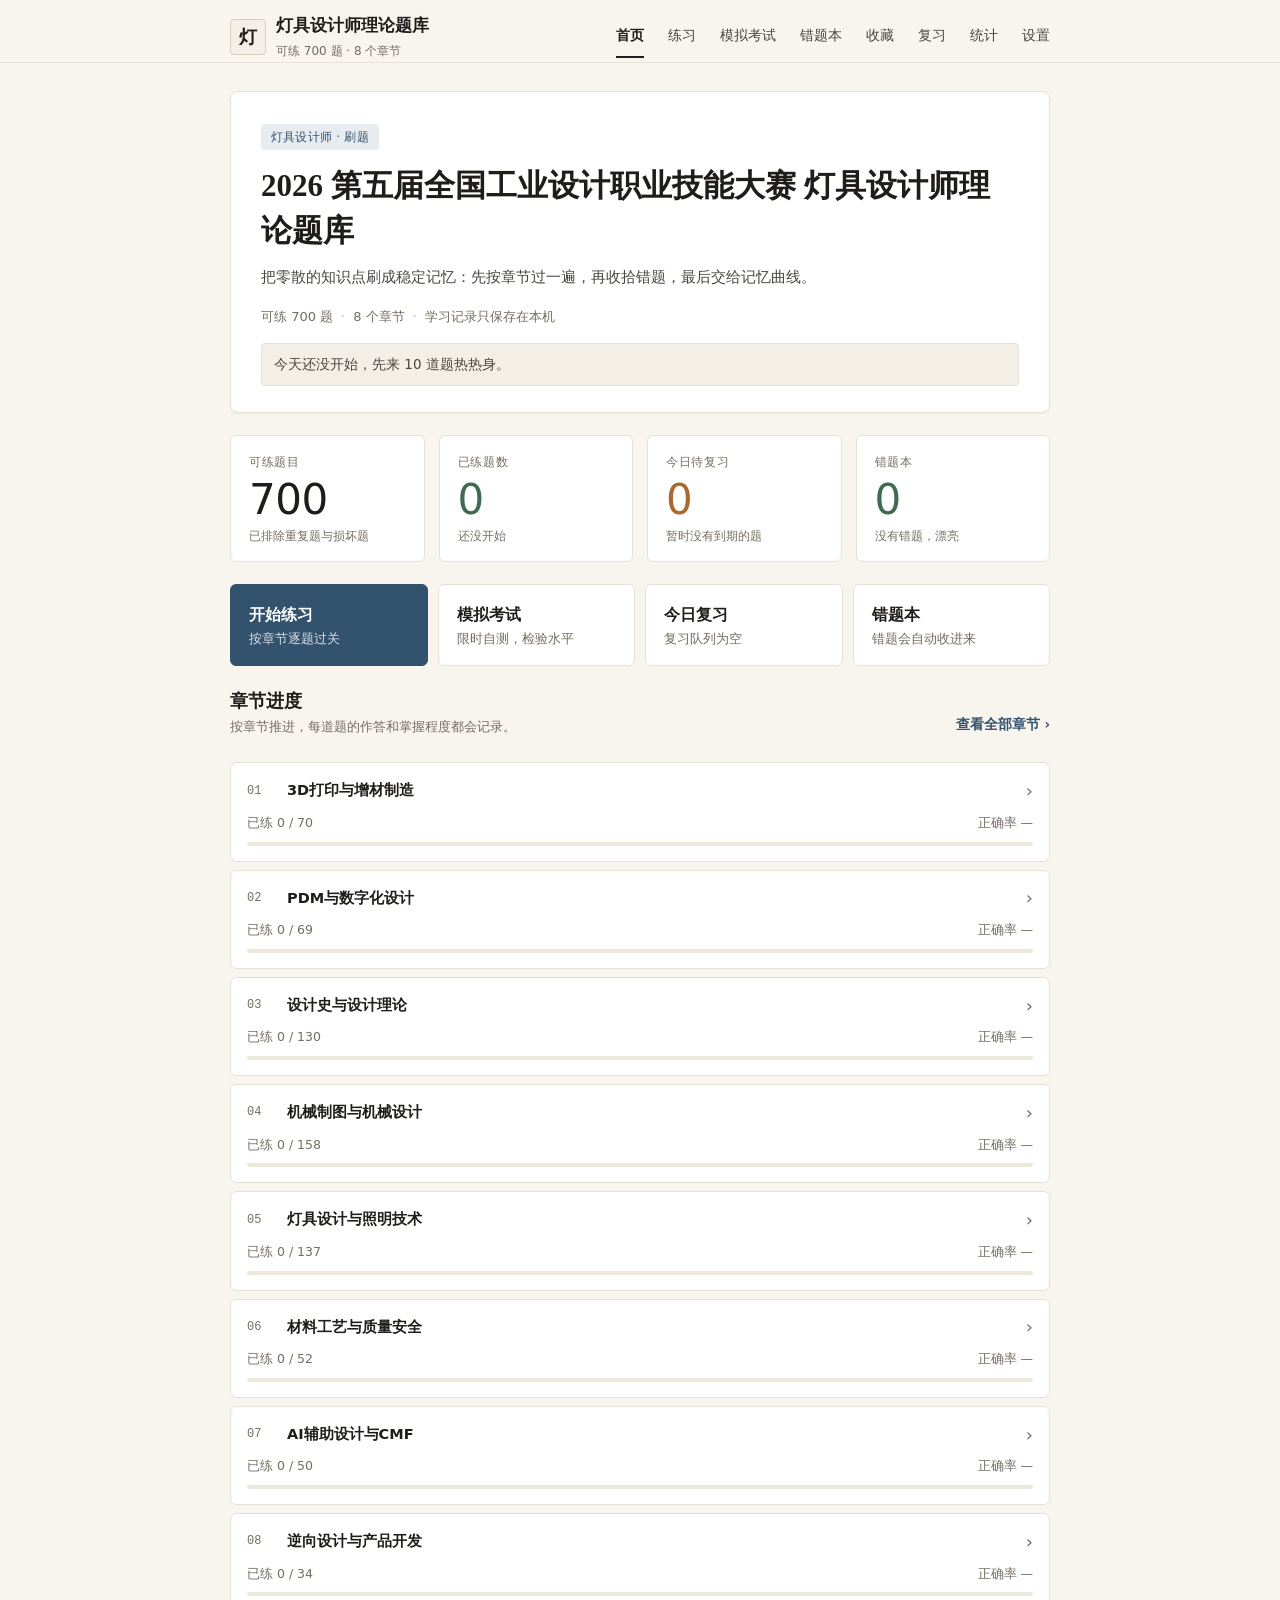
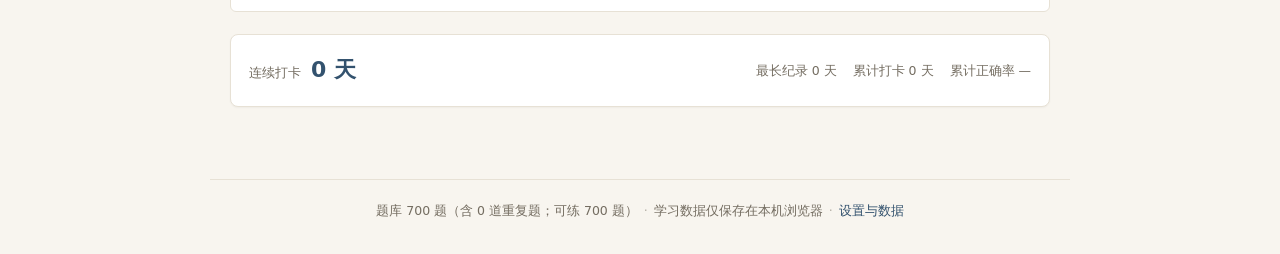
<file: index.html>
﻿<!DOCTYPE html>
<html lang="zh-CN" data-theme="light">
  <head>
    <meta charset="utf-8" />
    <meta name="viewport" content="width=device-width, initial-scale=1, viewport-fit=cover" />
    <meta name="description" content="2026 第五届灯具设计师赛项理论题库刷题：章节练习、模拟考试、错题本、收藏、记忆曲线复习与学习统计。" />
    <meta name="theme-color" content="#F8F5EF" />
    <title>2026 灯具设计师理论题库</title>
    <script>
      // 首屏前应用主题，避免深色模式闪白
      try {
        var rawSettings = JSON.parse(localStorage.getItem('lamp26:settings') || '{}');
        var theme = rawSettings && rawSettings.theme;
        var prefersDark =
          typeof matchMedia === 'function' && matchMedia('(prefers-color-scheme: dark)').matches;
        if (theme === 'dark' || (theme !== 'light' && prefersDark)) {
          document.documentElement.dataset.theme = 'dark';
          document.documentElement.style.colorScheme = 'dark';
        }
      } catch (err) {
        /* 忽略：主题会在 app.js 里再次应用 */
      }
    </script>
    <link
      rel="icon"
      href="data:image/svg+xml,%3Csvg xmlns='http://www.w3.org/2000/svg' viewBox='0 0 32 32'%3E%3Crect width='32' height='32' rx='4' fill='%23F8F5EF' stroke='%2333526E' stroke-width='2'/%3E%3Ccircle cx='16' cy='13.5' r='6' fill='none' stroke='%2333526E' stroke-width='2'/%3E%3Cpath d='M13.5 22.5h5M14.5 25.5h3' stroke='%2333526E' stroke-width='2' stroke-linecap='round'/%3E%3C/svg%3E"
    />
    <link rel="stylesheet" href="css/style.css" />
    <script type="module" src="js/app.js"></script>
  </head>
  <body>
    <a class="skip-link" href="#main">跳到主要内容</a>

    <header class="site-header">
      <div class="site-header__inner">
        <a class="brand" href="#/" aria-label="2026 灯具设计师理论题库首页">
          <span class="brand__mark" aria-hidden="true">灯</span>
          <span class="brand__text">
            <strong class="brand__title" id="brand-title">2026 灯具设计师题库</strong>
            <span class="brand__subtitle" id="brand-subtitle">章节练习 · 模拟考试 · 记忆曲线</span>
          </span>
        </a>
        <nav class="site-nav" id="site-nav" aria-label="主导航">
          <a href="#/" data-nav="home">首页</a>
          <a href="#/chapters" data-nav="chapters">练习</a>
          <a href="#/exam" data-nav="exam">模拟考试</a>
          <a href="#/wrong" data-nav="wrong">错题本</a>
          <a href="#/favorites" data-nav="favorites">收藏</a>
          <a href="#/review" data-nav="review">复习</a>
          <a href="#/stats" data-nav="stats">统计</a>
          <a href="#/settings" data-nav="settings">设置</a>
        </nav>
      </div>
    </header>

    <main id="main" class="site-main" tabindex="-1">
      <div class="boot" role="status">
        <span class="boot__spinner" aria-hidden="true"></span>
        <p>正在加载题库…</p>
      </div>
    </main>

    <footer class="site-footer">
      <p>
        <span id="footer-total">题库加载中</span>
        <span class="site-footer__dot" aria-hidden="true">·</span>
        学习数据仅保存在本机浏览器
        <span class="site-footer__dot" aria-hidden="true">·</span>
        <a href="#/settings">设置与数据</a>
      </p>
    </footer>

    <div id="toast-root" class="toast-root" aria-live="polite" aria-atomic="false"></div>
    <div id="modal-root"></div>

    <noscript>
      <p class="noscript">本页面需要启用 JavaScript 才能使用，请在浏览器设置中允许 JavaScript 后刷新。</p>
    </noscript>
  </body>
</html>
</file>
<file: css/style.css>
﻿/* =========================================================================
   2026 灯具设计师理论题库 · 样式表
   视觉基调：现代人文主义 / 暖调学院风（纸本质感、学术批注台）。
   移动优先，桌面居中 860px；深色模式由 [data-theme="dark"] 接管。
   ========================================================================= */

/* --------------------------------- 变量 -------------------------------- */
:root {
  --font-sans: system-ui, -apple-system, "PingFang SC", "Microsoft YaHei", "Segoe UI", sans-serif;
  --font-serif: "Songti SC", "STSong", "Noto Serif CJK SC", "Source Han Serif SC", "SimSun", Georgia, serif;
  --font-mono: ui-monospace, "SFMono-Regular", "Cascadia Mono", Consolas, monospace;

  --bg: #f8f5ef;
  --surface: #ffffff;
  --surface-2: #f3efe7;
  --surface-3: #ede8de;
  --border: #e7e1d5;
  --border-strong: #d5ccbc;
  --text: #1f1d1a;
  --text-2: #4a463f;
  --muted: #746d61;

  --primary: #33526e;
  --primary-strong: #28425a;
  --primary-soft: #e7ecf1;
  --success: #3f6b52;
  --success-soft: #e8efe8;
  --success-border: #b9cbbe;
  --danger: #a5433a;
  --danger-soft: #f5e7e4;
  --danger-border: #dcb6ae;
  --warn: #a9682f;
  --warn-soft: #f7eddf;
  --warn-border: #dfc7a6;

  --header-bg: rgba(248, 245, 239, 0.96);
  --overlay: rgba(31, 29, 26, 0.42);
  --shadow-sm: 0 1px 2px rgba(31, 29, 26, 0.04);
  --shadow-md: 0 1px 3px rgba(31, 29, 26, 0.05);
  --shadow-lg: 0 2px 6px rgba(31, 29, 26, 0.06);

  --radius-lg: 8px;
  --radius: 6px;
  --radius-sm: 4px;

  color-scheme: light;
}

:root[data-theme="dark"] {
  --bg: #17150f;
  --surface: #1f1c16;
  --surface-2: #262219;
  --surface-3: #2d281e;
  --border: #322d24;
  --border-strong: #4a4336;
  --text: #ede7db;
  --text-2: #c6beaf;
  --muted: #9c9283;

  --primary: #8fa9c4;
  --primary-strong: #a9c0d8;
  --primary-soft: #25303b;
  --success: #8fb79d;
  --success-soft: #1f2a22;
  --success-border: #46604f;
  --danger: #d98b80;
  --danger-soft: #33211e;
  --danger-border: #6e3f37;
  --warn: #d3a269;
  --warn-soft: #2e2519;
  --warn-border: #5e4a2c;

  --header-bg: rgba(23, 21, 15, 0.96);
  --overlay: rgba(0, 0, 0, 0.6);
  --shadow-sm: 0 1px 2px rgba(0, 0, 0, 0.35);
  --shadow-md: 0 1px 3px rgba(0, 0, 0, 0.4);
  --shadow-lg: 0 2px 6px rgba(0, 0, 0, 0.45);
  color-scheme: dark;
}

/* ------------------------------- 基础样式 ------------------------------- */
*,
*::before,
*::after {
  box-sizing: border-box;
}

html {
  -webkit-text-size-adjust: 100%;
  text-size-adjust: 100%;
  scroll-behavior: smooth;
}

body {
  margin: 0;
  min-height: 100vh;
  font-family: var(--font-sans);
  font-size: 16px;
  line-height: 1.75;
  color: var(--text);
  background-color: var(--bg);
  -webkit-font-smoothing: antialiased;
  -moz-osx-font-smoothing: grayscale;
  transition: background-color 0.12s ease, color 0.12s ease;
}

body.modal-open {
  overflow: hidden;
}

h1,
h2,
h3,
h4,
p,
figure,
blockquote,
dl,
dd {
  margin: 0;
}

ul,
ol {
  margin: 0;
  padding: 0;
  list-style: none;
}

a {
  color: var(--primary);
  text-decoration: none;
}

a:hover {
  text-decoration: underline;
}

button,
input,
select,
textarea {
  font: inherit;
  color: inherit;
}

img {
  max-width: 100%;
  display: block;
}

:focus-visible {
  outline: 2px solid var(--primary);
  outline-offset: 2px;
}

::selection {
  background: var(--primary-soft);
  color: var(--text);
}

/* 滚动条（桌面端） */
@media (pointer: fine) {
  * {
    scrollbar-width: thin;
    scrollbar-color: var(--border-strong) transparent;
  }
}

.skip-link {
  position: absolute;
  left: 12px;
  top: -60px;
  z-index: 200;
  padding: 10px 16px;
  border-radius: var(--radius-sm);
  background: var(--primary);
  color: #fff;
  font-weight: 600;
}

.skip-link:focus {
  top: 12px;
  text-decoration: none;
}

/* -------------------------------- 布局壳 -------------------------------- */
.site-header {
  position: sticky;
  top: 0;
  z-index: 50;
  background: var(--header-bg);
  border-bottom: 1px solid var(--border);
}

.site-header__inner {
  display: flex;
  flex-direction: column;
  gap: 4px;
  max-width: 860px;
  margin: 0 auto;
  padding: 10px 16px 0;
}

.brand {
  display: flex;
  align-items: center;
  gap: 10px;
  min-width: 0;
  color: inherit;
  text-decoration: none;
}

.brand:hover {
  text-decoration: none;
}

.brand__mark {
  display: grid;
  place-items: center;
  flex: 0 0 auto;
  width: 36px;
  height: 36px;
  border: 1px solid var(--border-strong);
  border-radius: var(--radius-sm);
  background: var(--surface-2);
  color: var(--text);
  font-family: var(--font-serif);
  font-size: 18px;
  font-weight: 600;
  line-height: 1;
}

.brand__text {
  display: flex;
  flex-direction: column;
  min-width: 0;
}

.brand__title {
  font-family: var(--font-serif);
  font-size: 16.5px;
  font-weight: 600;
  letter-spacing: 0;
  white-space: nowrap;
  overflow: hidden;
  text-overflow: ellipsis;
}

.brand__subtitle {
  font-size: 12px;
  color: var(--muted);
  white-space: nowrap;
  overflow: hidden;
  text-overflow: ellipsis;
}

.site-nav {
  display: flex;
  gap: 13px;
  overflow-x: auto;
  scrollbar-width: none;
  padding-bottom: 0;
  margin: 0;
}

.site-nav::-webkit-scrollbar {
  display: none;
}

.site-nav a {
  flex: 0 0 auto;
  padding: 8px 0 6px;
  border-bottom: 2px solid transparent;
  border-radius: 0;
  color: var(--text-2);
  font-size: 13.5px;
  font-weight: 500;
  white-space: nowrap;
  transition: color 0.12s ease, border-color 0.12s ease;
}

.site-nav a:hover {
  border-bottom-color: var(--border-strong);
  color: var(--text);
  text-decoration: none;
}

.site-nav a.is-active {
  border-bottom-color: var(--text);
  color: var(--text);
  font-weight: 600;
}

.site-main {
  max-width: 860px;
  margin: 0 auto;
  padding: 28px 20px 72px;
  min-height: calc(100vh - 220px);
  outline: none;
}

.site-footer {
  max-width: 860px;
  margin: 0 auto;
  padding: 20px 16px calc(32px + env(safe-area-inset-bottom));
  border-top: 1px solid var(--border);
  color: var(--muted);
  font-size: 12.5px;
  text-align: center;
}

.site-footer p {
  display: flex;
  flex-wrap: wrap;
  justify-content: center;
  gap: 6px;
}

.site-footer__dot {
  opacity: 0.5;
}

.noscript {
  position: fixed;
  inset: auto 16px 16px;
  z-index: 300;
  padding: 14px 18px;
  border: 1px solid var(--danger-border);
  border-radius: var(--radius);
  background: var(--danger-soft);
  color: var(--danger);
}

@media (min-width: 720px) {
  .site-header__inner {
    flex-direction: row;
    align-items: center;
    justify-content: space-between;
    gap: 26px;
    padding: 12px 20px 0;
  }

  .site-nav {
    overflow: visible;
    padding-bottom: 0;
    gap: 24px;
  }

  .site-nav a {
    padding: 8px 0 8px;
    font-size: 13.5px;
  }

  .site-main {
    padding: 28px 20px 72px;
  }
}

/* -------------------------------- 通用页面 ------------------------------- */
.page {
  display: flex;
  flex-direction: column;
  gap: 22px;
}

.page--narrow {
  max-width: 560px;
  margin: 0 auto;
  width: 100%;
}

.page-head {
  display: flex;
  flex-direction: column;
  gap: 6px;
  padding-top: 4px;
}

.page-title {
  font-family: var(--font-serif);
  font-size: 27px;
  font-weight: 600;
  letter-spacing: 0;
  line-height: 1.4;
}

.page-subtitle {
  color: var(--muted);
  font-size: 14.5px;
  line-height: 1.8;
}

.stack {
  display: flex;
  flex-direction: column;
  gap: 12px;
}

.muted {
  color: var(--text-2);
}

.small {
  font-size: 13px;
}

.dot {
  opacity: 0.5;
}

.link-arrow {
  flex: 0 0 auto;
  font-size: 13.5px;
  font-weight: 600;
}

.link-arrow::after {
  content: " ›";
}

.card {
  background: var(--surface);
  border: 1px solid var(--border);
  border-radius: var(--radius-lg);
  box-shadow: var(--shadow-sm);
}

.card--pad {
  padding: 22px 24px;
}

@media (max-width: 559px) {
  .card--pad {
    padding: 18px;
  }
}

/* 极窄屏（≤400px）：8 个导航项按内容排会溢出，这里压紧字号与间距让「设置」也留在首屏 */
@media (max-width: 400px) {
  .site-nav {
    gap: 10px;
  }

  .site-nav a {
    font-size: 12.5px;
  }
}

.section-head {
  display: flex;
  align-items: flex-end;
  justify-content: space-between;
  gap: 12px;
  margin-bottom: 14px;
}

.section-head__text {
  display: flex;
  flex-direction: column;
  gap: 3px;
  min-width: 0;
}

.section-title {
  font-family: var(--font-serif);
  font-size: 18px;
  font-weight: 600;
  letter-spacing: 0;
  line-height: 1.45;
}

.section-subtitle {
  color: var(--muted);
  font-size: 13px;
  line-height: 1.5;
}

/* --------------------------------- 按钮 --------------------------------- */
.btn {
  display: inline-flex;
  align-items: center;
  justify-content: center;
  gap: 6px;
  padding: 10px 18px;
  min-height: 42px;
  border: 1px solid var(--border-strong);
  border-radius: var(--radius-sm);
  background: var(--surface);
  color: var(--text);
  font-size: 14.5px;
  font-weight: 600;
  line-height: 1.2;
  text-align: center;
  text-decoration: none;
  cursor: pointer;
  user-select: none;
  transition: color 0.12s ease, background-color 0.12s ease, border-color 0.12s ease;
  -webkit-tap-highlight-color: transparent;
}

.btn:hover {
  border-color: var(--primary);
  color: var(--primary);
  text-decoration: none;
}

.btn:active {
  border-color: var(--text-2);
}

.btn:disabled,
.btn[aria-disabled="true"] {
  opacity: 0.45;
  cursor: not-allowed;
  box-shadow: none;
}

.btn:disabled:hover {
  border-color: var(--border-strong);
  color: var(--text);
}

.btn--primary {
  border-color: var(--primary);
  background: var(--primary);
  color: #fff;
}

.btn--primary:hover {
  border-color: var(--primary-strong);
  background: var(--primary-strong);
  color: #fff;
}

.btn--success {
  border-color: var(--success);
  background: var(--success);
  color: #fff;
}

.btn--success:hover {
  border-color: var(--success);
  background: var(--success);
  color: #fff;
}

.btn--danger {
  border-color: var(--danger-border);
  background: var(--danger-soft);
  color: var(--danger);
}

.btn--danger:hover {
  border-color: var(--danger);
  background: var(--danger-soft);
  color: var(--danger);
}

.btn--ghost {
  border-color: transparent;
  background: transparent;
  color: var(--text-2);
}

.btn--ghost:hover {
  border-color: transparent;
  background: var(--surface-2);
  color: var(--text);
}

.btn--sm {
  min-height: 34px;
  padding: 6px 13px;
  border-radius: var(--radius-sm);
  font-size: 13px;
}

.btn--lg {
  min-height: 50px;
  padding: 13px 24px;
  font-size: 16px;
  border-radius: var(--radius);
}

.btn__icon {
  font-size: 1.05em;
  line-height: 1;
}

/* 深色模式下主色被提亮，实底按钮改用深色文字 */
:root[data-theme="dark"] .btn--primary {
  color: #14120d;
}

:root[data-theme="dark"] .btn--primary:hover {
  color: #14120d;
}

:root[data-theme="dark"] .btn--success {
  color: #0f1a13;
}

:root[data-theme="dark"] .skip-link {
  color: #14120d;
}

/* --------------------------------- 徽标 --------------------------------- */
.badge {
  display: inline-flex;
  align-items: center;
  gap: 4px;
  max-width: 100%;
  padding: 3px 9px;
  border: 1px solid var(--border);
  border-radius: var(--radius-sm);
  background: var(--surface-2);
  color: var(--text-2);
  font-size: 12px;
  font-weight: 500;
  line-height: 1.5;
  white-space: nowrap;
  overflow: hidden;
  text-overflow: ellipsis;
}

.badge--primary {
  border-color: transparent;
  background: var(--primary-soft);
  color: var(--primary);
}

.badge--success {
  border-color: transparent;
  background: var(--success-soft);
  color: var(--success);
}

.badge--danger {
  border-color: transparent;
  background: var(--danger-soft);
  color: var(--danger);
}

.badge--warn {
  border-color: transparent;
  background: var(--warn-soft);
  color: var(--warn);
}

/* -------------------------------- 进度条 -------------------------------- */
.progress {
  position: relative;
  height: 6px;
  border-radius: 2px;
  background: var(--surface-3);
  overflow: hidden;
}

.progress--sm {
  height: 4px;
}

.progress__fill {
  height: 100%;
  min-width: 0;
  border-radius: inherit;
  background: var(--primary);
}

.progress__fill--success {
  background: var(--success);
}

.progress__fill--danger {
  background: var(--danger);
}

/* -------------------------------- 数据卡 -------------------------------- */
.stat-grid {
  display: grid;
  grid-template-columns: repeat(2, minmax(0, 1fr));
  gap: 14px;
}

.stat-card {
  display: flex;
  flex-direction: column;
  gap: 2px;
  padding: 16px 18px;
  border: 1px solid var(--border);
  border-radius: var(--radius);
  background: var(--surface);
  text-align: left;
  color: inherit;
  transition: color 0.12s ease, background-color 0.12s ease, border-color 0.12s ease;
}

a.stat-card,
button.stat-card {
  cursor: pointer;
  font: inherit;
}

a.stat-card:hover,
button.stat-card:hover {
  border-color: var(--border-strong);
  text-decoration: none;
}

button.stat-card:active {
  background: var(--surface-2);
}

.stat-card__label {
  color: var(--muted);
  font-size: 12px;
  font-weight: 500;
  letter-spacing: 0.06em;
}

.stat-card__value {
  font-size: 38px;
  font-weight: 300;
  letter-spacing: -0.01em;
  line-height: 1.2;
  font-variant-numeric: tabular-nums;
}

.stat-card__hint {
  color: var(--muted);
  font-size: 12px;
  line-height: 1.45;
}

.stat-card--success .stat-card__value {
  color: var(--success);
}

.stat-card--danger .stat-card__value {
  color: var(--danger);
}

.stat-card--warn .stat-card__value {
  color: var(--warn);
}

@media (min-width: 600px) {
  .stat-grid {
    grid-template-columns: repeat(4, minmax(0, 1fr));
  }

  .stat-grid--4 {
    grid-template-columns: repeat(4, minmax(0, 1fr));
  }

  .stat-card__value {
    font-size: 42px;
  }
}

/* -------------------------------- 空状态 -------------------------------- */
.empty-state {
  display: flex;
  flex-direction: column;
  align-items: center;
  gap: 6px;
  padding: 32px 18px;
  border: 1px dashed var(--border-strong);
  border-radius: var(--radius);
  background: var(--surface-2);
  text-align: center;
}

.empty-state__icon {
  display: grid;
  place-items: center;
  width: 44px;
  height: 44px;
  margin-bottom: 4px;
  border: 1px solid var(--border);
  border-radius: var(--radius-sm);
  background: var(--surface-2);
  color: var(--muted);
  font-size: 22px;
}

.empty-state__title {
  font-family: var(--font-serif);
  font-size: 17px;
  font-weight: 600;
  letter-spacing: 0;
}

.empty-state__hint {
  max-width: 42ch;
  color: var(--muted);
  font-size: 13.5px;
  line-height: 1.6;
}

.empty-state .btn {
  margin-top: 8px;
}

/* --------------------------------- 表单 --------------------------------- */
.select {
  min-height: 38px;
  padding: 6px 32px 6px 12px;
  border: 1px solid var(--border-strong);
  border-radius: var(--radius-sm);
  background-color: var(--surface);
  background-image: linear-gradient(45deg, transparent 50%, var(--muted) 50%),
    linear-gradient(135deg, var(--muted) 50%, transparent 50%);
  background-position: calc(100% - 17px) 55%, calc(100% - 12px) 55%;
  background-size: 5px 5px, 5px 5px;
  background-repeat: no-repeat;
  font-size: 13.5px;
  color: var(--text);
  appearance: none;
  cursor: pointer;
}

.select:focus-visible {
  outline: 2px solid var(--primary);
  outline-offset: 1px;
}

.switch {
  position: relative;
  flex: 0 0 auto;
  width: 46px;
  height: 28px;
  margin: 0;
  border-radius: var(--radius-sm);
  background: var(--border-strong);
  appearance: none;
  -webkit-appearance: none;
  cursor: pointer;
  transition: background-color 0.12s ease;
}

.switch::after {
  content: "";
  position: absolute;
  top: 3px;
  left: 3px;
  width: 22px;
  height: 22px;
  border-radius: 3px;
  background: #fff;
  transition: transform 0.12s ease;
}

.switch:checked {
  background: var(--primary);
}

.switch:checked::after {
  transform: translateX(18px);
}

.switch:focus-visible {
  outline: 2px solid var(--primary);
  outline-offset: 2px;
}

/* -------------------------------- Toast --------------------------------- */
.toast-root {
  position: fixed;
  left: 50%;
  bottom: calc(20px + env(safe-area-inset-bottom));
  z-index: 300;
  display: flex;
  flex-direction: column;
  align-items: center;
  gap: 8px;
  width: min(92vw, 420px);
  transform: translateX(-50%);
  pointer-events: none;
}

.toast {
  width: 100%;
  padding: 11px 16px;
  border: 1px solid var(--border);
  border-left: 3px solid var(--primary);
  border-radius: var(--radius-sm);
  background: var(--surface);
  box-shadow: var(--shadow-md);
  font-size: 14px;
  line-height: 1.5;
  text-align: left;
  animation: fade-in 0.12s ease-out;
}

.toast--success {
  border-left-color: var(--success);
}

.toast--error {
  border-left-color: var(--danger);
}

.toast--info {
  border-left-color: var(--primary);
}

.toast.is-leaving {
  animation: fade-out 0.12s ease-in forwards;
}

/* -------------------------------- Modal --------------------------------- */
.modal-backdrop {
  position: fixed;
  inset: 0;
  z-index: 400;
  display: flex;
  align-items: center;
  justify-content: center;
  padding: 20px;
  background: var(--overlay);
  animation: fade-in 0.12s ease-out;
}

.modal-backdrop.is-leaving {
  animation: fade-out 0.12s ease-in forwards;
}

.modal {
  width: min(100%, 430px);
  max-height: calc(100vh - 48px);
  overflow-y: auto;
  padding: 20px;
  border: 1px solid var(--border);
  border-radius: var(--radius-lg);
  background: var(--surface);
  box-shadow: var(--shadow-lg);
  animation: fade-in 0.12s ease-out;
}

.modal__head {
  display: flex;
  align-items: flex-start;
  justify-content: space-between;
  gap: 12px;
  margin-bottom: 10px;
}

.modal__title {
  font-family: var(--font-serif);
  font-size: 19px;
  font-weight: 600;
  letter-spacing: 0;
}

.modal__close {
  flex: 0 0 auto;
  width: 32px;
  height: 32px;
  margin: -4px -6px 0 0;
  border: 0;
  border-radius: 50%;
  background: transparent;
  color: var(--muted);
  font-size: 15px;
  cursor: pointer;
}

.modal__close:hover {
  background: var(--surface-2);
  color: var(--text);
}

.modal__body {
  color: var(--text-2);
  font-size: 14.5px;
  line-height: 1.65;
}

.modal__message {
  color: var(--text);
}

.modal__hint {
  margin-top: 8px;
  color: var(--muted);
  font-size: 13px;
}

.modal__actions {
  display: flex;
  flex-wrap: wrap;
  justify-content: flex-end;
  gap: 8px;
  margin-top: 18px;
}

@keyframes fade-in {
  from {
    opacity: 0;
  }
  to {
    opacity: 1;
  }
}

@keyframes fade-out {
  to {
    opacity: 0;
  }
}

/* --------------------------------- 加载 --------------------------------- */
.boot {
  display: flex;
  flex-direction: column;
  align-items: center;
  gap: 14px;
  padding: 80px 16px;
  color: var(--muted);
  text-align: center;
}

.boot__spinner {
  width: 26px;
  height: 26px;
  border: 1px solid var(--border-strong);
  border-top-color: var(--primary);
  border-radius: 50%;
  animation: spin 1.6s linear infinite;
}

@keyframes spin {
  to {
    transform: rotate(360deg);
  }
}

.code-block {
  margin: 12px 0;
  padding: 12px 14px;
  border: 1px solid var(--border);
  border-radius: var(--radius-sm);
  background: var(--surface-2);
  color: var(--text-2);
  font-family: var(--font-mono);
  font-size: 12.5px;
  line-height: 1.6;
  overflow-x: auto;
  white-space: pre;
}

/* ------------------------------- 首页 Hero ------------------------------- */
.hero {
  position: relative;
  padding: 26px 24px 22px;
  overflow: hidden;
  background-color: var(--surface);
}

.hero__kicker {
  display: flex;
  font-family: var(--font-serif);
  font-size: 12px;
  letter-spacing: 0.12em;
}

.hero__kicker .badge {
  font-family: var(--font-sans);
  letter-spacing: 0.02em;
}

.hero__title {
  margin: 14px 0 10px;
  font-family: var(--font-serif);
  font-size: 26px;
  font-weight: 600;
  letter-spacing: 0;
  line-height: 1.45;
  overflow-wrap: anywhere;
}

.hero__subtitle {
  max-width: 62ch;
  color: var(--text-2);
  font-size: 14.5px;
  line-height: 1.8;
}

.hero__meta {
  display: flex;
  flex-wrap: wrap;
  align-items: center;
  gap: 8px;
  margin-top: 16px;
  color: var(--muted);
  font-size: 13px;
}

.hero__today {
  margin-top: 14px;
  padding: 10px 12px;
  border: 1px solid var(--border);
  border-radius: var(--radius-sm);
  background: var(--surface-2);
  color: var(--text-2);
  font-size: 13.5px;
  line-height: 1.6;
}

@media (min-width: 600px) {
  .hero {
    padding: 32px 30px 26px;
  }

  .hero__title {
    font-size: 31px;
  }
}

/* ------------------------------- 快捷入口 ------------------------------- */
.quick-actions {
  display: grid;
  grid-template-columns: repeat(2, minmax(0, 1fr));
  gap: 10px;
}

.quick-action {
  display: flex;
  flex-direction: column;
  gap: 2px;
  padding: 16px 18px;
  border: 1px solid var(--border);
  border-radius: var(--radius);
  background: var(--surface);
  color: inherit;
  transition: color 0.12s ease, background-color 0.12s ease, border-color 0.12s ease;
}

.quick-action:hover {
  border-color: var(--border-strong);
  text-decoration: none;
}

.quick-action:active {
  background: var(--surface-2);
}

.quick-action strong {
  font-family: var(--font-serif);
  font-size: 15.5px;
  font-weight: 600;
}

.quick-action span {
  color: var(--muted);
  font-size: 12.5px;
  line-height: 1.5;
}

.quick-action--primary {
  border-color: var(--primary);
  background: var(--primary);
  color: #fff;
}

.quick-action--primary span {
  color: rgba(255, 255, 255, 0.82);
}

.quick-action--primary:hover {
  border-color: var(--primary-strong);
  background: var(--primary-strong);
  color: #fff;
}

@media (min-width: 600px) {
  .quick-actions {
    grid-template-columns: repeat(4, minmax(0, 1fr));
  }
}

/* ------------------------------ 连续打卡卡 ------------------------------ */
.streak-card {
  display: flex;
  flex-wrap: wrap;
  align-items: center;
  justify-content: space-between;
  gap: 10px 20px;
  padding: 16px 18px;
}

.streak-card__main {
  display: flex;
  align-items: baseline;
  gap: 10px;
}

.streak-card__label {
  color: var(--muted);
  font-size: 13px;
}

.streak-card__value {
  font-size: 20px;
  font-weight: 750;
  color: var(--primary);
  letter-spacing: -0.01em;
}

.streak-card__meta {
  display: flex;
  flex-wrap: wrap;
  gap: 4px 16px;
  color: var(--muted);
  font-size: 12.5px;
}

/* ------------------------------ 章节进度行 ------------------------------ */
.chapter-list {
  display: flex;
  flex-direction: column;
  gap: 8px;
}

.chapter-row {
  display: flex;
  flex-direction: column;
  gap: 8px;
  padding: 15px 16px;
  border: 1px solid var(--border);
  border-radius: var(--radius);
  background: var(--surface);
  color: inherit;
  transition: background-color 0.12s ease, border-color 0.12s ease;
}

a.chapter-row:hover {
  border-color: var(--border-strong);
  background: var(--surface-2);
  text-decoration: none;
}

.chapter-row--empty {
  opacity: 0.66;
}

.chapter-row__head {
  display: flex;
  align-items: center;
  gap: 10px;
}

.chapter-row__index {
  flex: 0 0 auto;
  width: 30px;
  color: var(--muted);
  font-family: var(--font-mono);
  font-size: 12px;
  font-variant-numeric: tabular-nums;
}

.chapter-row__name {
  flex: 1;
  min-width: 0;
  font-size: 14.5px;
  font-weight: 600;
  overflow: hidden;
  text-overflow: ellipsis;
  white-space: nowrap;
}

.chapter-row__chevron {
  color: var(--muted);
  font-size: 18px;
  line-height: 1;
}

.chapter-row__meta {
  display: flex;
  flex-wrap: wrap;
  justify-content: space-between;
  gap: 4px 14px;
  color: var(--muted);
  font-size: 12.5px;
}

/* -------------------------------- 章节页 -------------------------------- */
.overview-bar {
  display: flex;
  flex-wrap: wrap;
  align-items: center;
  justify-content: space-between;
  gap: 12px 16px;
}

.overview-bar__text {
  display: flex;
  flex-direction: column;
  gap: 2px;
  min-width: 0;
}

.overview-bar__text strong {
  font-size: 16px;
  font-weight: 700;
}

.overview-bar__actions {
  display: flex;
  flex-wrap: wrap;
  gap: 8px;
}

.chapter-card-list {
  display: grid;
  grid-template-columns: minmax(0, 1fr);
  gap: 12px;
}

.chapter-card {
  display: flex;
  flex-direction: column;
  gap: 12px;
  padding: 20px;
  border: 1px solid var(--border);
  border-radius: var(--radius-lg);
  background: var(--surface);
  transition: background-color 0.12s ease, border-color 0.12s ease;
}

.chapter-card:hover {
  border-color: var(--border-strong);
  background: var(--surface-2);
}

.chapter-card--empty {
  opacity: 0.7;
}

.chapter-card__head {
  display: flex;
  align-items: flex-start;
  justify-content: space-between;
  gap: 12px;
}

.chapter-card__index {
  display: block;
  color: var(--muted);
  font-size: 12px;
  font-weight: 500;
}

.chapter-card__title {
  margin-top: 1px;
  font-family: var(--font-serif);
  font-size: 18px;
  font-weight: 600;
  letter-spacing: 0;
  line-height: 1.5;
}

.chapter-card__stats {
  display: flex;
  flex-wrap: wrap;
  gap: 4px 16px;
  color: var(--muted);
  font-size: 12.5px;
}

.chapter-card__actions {
  display: flex;
  justify-content: flex-end;
}

/* -------------------------------- 练习页 -------------------------------- */
.practice-page {
  gap: 18px;
}

.practice-topbar {
  display: flex;
  flex-direction: column;
  gap: 8px;
}

.practice-topbar__row {
  display: flex;
  align-items: center;
  gap: 10px;
}

.practice-topbar__back {
  flex: 0 0 auto;
}

.practice-topbar__info {
  display: flex;
  flex: 1;
  flex-direction: column;
  align-items: center;
  gap: 0;
  min-width: 0;
  text-align: center;
}

.practice-topbar__title {
  max-width: 100%;
  font-size: 14.5px;
  font-weight: 650;
  overflow: hidden;
  text-overflow: ellipsis;
  white-space: nowrap;
}

.practice-topbar__meta {
  color: var(--muted);
  font-size: 12px;
  font-variant-numeric: tabular-nums;
}

.question-card {
  display: flex;
  flex-direction: column;
  gap: 16px;
  padding: 22px 24px;
}

@media (max-width: 559px) {
  .question-card {
    padding: 18px;
  }
}

.question-card__head {
  display: flex;
  align-items: flex-start;
  justify-content: space-between;
  gap: 10px;
}

.question-card__tags {
  display: flex;
  flex-wrap: wrap;
  align-items: center;
  gap: 6px;
  min-width: 0;
}

.question-card__no {
  color: var(--muted);
  font-family: var(--font-mono);
  font-size: 12px;
}

.star-btn {
  flex: 0 0 auto;
  display: grid;
  place-items: center;
  width: 38px;
  height: 38px;
  margin: -6px -6px 0 0;
  border: 0;
  border-radius: 50%;
  background: transparent;
  color: var(--muted);
  font-size: 20px;
  line-height: 1;
  cursor: pointer;
  transition: background-color 0.12s ease, color 0.12s ease, border-color 0.12s ease;
}

.star-btn:hover {
  background: var(--warn-soft);
  color: var(--warn);
}

.star-btn.is-active {
  color: var(--warn);
}

.star-btn:active {
  color: var(--text);
}

.question-stem {
  font-size: 17.5px;
  font-weight: 500;
  line-height: 1.8;
  letter-spacing: 0;
  overflow-wrap: anywhere;
  white-space: pre-wrap;
}

.question-stem:focus {
  outline: none;
}

.options {
  display: flex;
  flex-direction: column;
  gap: 9px;
}

.option {
  display: flex;
  align-items: flex-start;
  gap: 12px;
  width: 100%;
  padding: 13px 15px;
  border: 1px solid var(--border);
  border-radius: var(--radius-sm);
  background: var(--surface);
  color: var(--text);
  font-size: 14.5px;
  line-height: 1.65;
  text-align: left;
  cursor: pointer;
  transition: color 0.12s ease, background-color 0.12s ease, border-color 0.12s ease;
  -webkit-tap-highlight-color: transparent;
}

.option:hover {
  border-color: var(--primary);
  background: var(--surface-2);
}

.option:active {
  background-color: var(--surface-2);
}

.option:focus-visible {
  outline: 2px solid var(--primary);
  outline-offset: 2px;
}

.option:disabled {
  cursor: default;
  opacity: 1;
}

.option:disabled:hover {
  border-color: var(--border);
  background: var(--surface);
}

.option__key {
  flex: 0 0 auto;
  display: grid;
  place-items: center;
  min-width: 24px;
  height: 24px;
  margin-top: 1px;
  padding: 0 5px;
  border: 1px solid var(--border);
  border-radius: var(--radius-sm);
  background: var(--surface-2);
  color: var(--text-2);
  font-size: 12px;
  font-weight: 600;
  line-height: 1;
}

.option__text {
  flex: 1;
  min-width: 0;
  overflow-wrap: anywhere;
}

.option__mark {
  flex: 0 0 auto;
  margin-left: auto;
  color: var(--muted);
  font-weight: 700;
}

.option.is-selected {
  border-color: var(--primary);
  background: var(--primary-soft);
}

.option.is-selected .option__key {
  border-color: var(--primary);
  background: var(--primary);
  color: #fff;
}

.option.is-correct {
  border-color: var(--success);
  border-left: 3px solid var(--success);
  background: var(--success-soft);
}

.option.is-correct .option__key {
  border-color: var(--success);
  background: var(--success);
  color: #fff;
}

.option.is-correct .option__mark {
  color: var(--success);
}

.option.is-wrong {
  border-color: var(--danger);
  border-left: 3px solid var(--danger);
  background: var(--danger-soft);
}

.option.is-wrong .option__key {
  border-color: var(--danger);
  background: var(--danger);
  color: #fff;
}

.option.is-wrong .option__mark {
  color: var(--danger);
}

/* 多选漏选：正确答案用虚线强调 */
.option.is-missed {
  border-color: var(--success);
  border-left: 3px dashed var(--success);
  background: var(--success-soft);
}

.option.is-missed .option__key {
  border: 1px dashed var(--success);
  background: var(--success-soft);
  color: var(--success);
}

.option.is-missed .option__mark {
  color: var(--success);
}

:root[data-theme="dark"] .option:disabled.is-selected,
:root[data-theme="dark"] .option:disabled.is-correct,
:root[data-theme="dark"] .option:disabled.is-wrong,
:root[data-theme="dark"] .option:disabled.is-missed {
  background: var(--surface);
}

:root[data-theme="dark"] .option.is-selected {
  background: var(--primary-soft);
}

:root[data-theme="dark"] .option.is-correct {
  background: var(--success-soft);
}

:root[data-theme="dark"] .option.is-wrong {
  background: var(--danger-soft);
}

:root[data-theme="dark"] .option.is-selected .option__key,
:root[data-theme="dark"] .option.is-correct .option__key,
:root[data-theme="dark"] .option.is-wrong .option__key {
  color: #14120d;
}

/* 判题反馈条 */
.feedback {
  display: flex;
  flex-wrap: wrap;
  align-items: center;
  gap: 6px 12px;
  padding: 11px 14px;
  border: 1px solid var(--border);
  border-radius: var(--radius-sm);
  font-size: 13.5px;
  line-height: 1.5;
  animation: fade-in 0.12s ease-out;
}

.feedback--correct {
  border-color: var(--success-border);
  background: var(--success-soft);
  color: var(--success);
}

.feedback--wrong {
  border-color: var(--danger-border);
  background: var(--danger-soft);
  color: var(--danger);
}

.feedback__mark {
  display: grid;
  place-items: center;
  width: 22px;
  height: 22px;
  border-radius: 50%;
  background: currentColor;
  color: var(--surface);
  font-size: 12px;
  font-weight: 800;
}

:root[data-theme="dark"] .feedback__mark {
  color: #0d1118;
}

.feedback__title {
  font-size: 14.5px;
  font-weight: 700;
}

.feedback__answer,
.feedback__yours {
  color: var(--text-2);
}

.feedback--correct .feedback__answer {
  color: var(--success);
  font-weight: 600;
}

.practice-hint {
  color: var(--muted);
  font-size: 12.5px;
  line-height: 1.55;
}

.practice-hint--success {
  color: var(--success);
  font-weight: 500;
}

.explain {
  display: flex;
  flex-direction: column;
  gap: 3px;
  padding: 12px 14px;
  border-left: 3px solid var(--primary);
  border-radius: 0 var(--radius-sm) var(--radius-sm) 0;
  background: var(--surface-2);
}

.explain__label {
  color: var(--primary);
  font-size: 12px;
  font-weight: 700;
  letter-spacing: 0.02em;
}

.explain__text {
  color: var(--text-2);
  font-size: 13.5px;
  line-height: 1.68;
  white-space: pre-wrap;
}

.practice-submit-row {
  display: flex;
  flex-direction: column;
  align-items: flex-start;
  gap: 8px;
}

.practice-nav {
  display: flex;
  align-items: center;
  justify-content: space-between;
  gap: 10px;
  padding-top: 14px;
  border-top: 1px solid var(--border);
}

.practice-nav__right {
  display: flex;
  align-items: center;
  gap: 10px;
  margin-left: auto;
}

.practice-nav__hint {
  color: var(--muted);
  font-size: 12px;
}

.practice-next-placeholder {
  opacity: 0.45;
}

.question-card__footer {
  margin-top: 2px;
}

/* ------------------------------- 练习小结 ------------------------------- */
.summary-hero {
  display: flex;
  flex-direction: column;
  gap: 8px;
  padding: 24px;
}

.summary-hero__kicker {
  color: var(--primary);
  font-family: var(--font-serif);
  font-size: 13px;
  font-weight: 600;
  letter-spacing: 0;
}

.summary-hero__score {
  display: flex;
  align-items: baseline;
  gap: 4px;
  font-variant-numeric: tabular-nums;
}

.summary-hero__score strong {
  font-size: 44px;
  font-weight: 300;
  letter-spacing: -0.01em;
  line-height: 1.1;
}

.summary-hero__score span {
  color: var(--muted);
  font-size: 16px;
  font-weight: 500;
}

.summary-hero__accuracy {
  color: var(--text-2);
  font-size: 14px;
}

.summary-hero__stats {
  display: flex;
  flex-wrap: wrap;
  gap: 6px 18px;
  margin-top: 4px;
  color: var(--muted);
  font-size: 12.5px;
}

.summary-actions {
  display: flex;
  flex-wrap: wrap;
  gap: 9px;
}

.review-list {
  display: flex;
  flex-direction: column;
  gap: 9px;
}

.review-item {
  display: flex;
  flex-direction: column;
  gap: 7px;
  padding: 14px 15px;
}

.review-item__head {
  display: flex;
  flex-wrap: wrap;
  align-items: center;
  gap: 6px;
}

.review-item__stem {
  color: var(--text);
  font-size: 14px;
  font-weight: 500;
  line-height: 1.6;
  overflow-wrap: anywhere;
}

.review-item__answer {
  display: flex;
  flex-wrap: wrap;
  gap: 4px 16px;
  font-size: 12.5px;
}

.review-item__explain {
  color: var(--muted);
  font-size: 12.5px;
  line-height: 1.6;
}

.review-verdict {
  margin-left: auto;
  font-size: 12.5px;
  font-weight: 650;
}

.is-wrong {
  color: var(--danger);
}

.is-correct {
  color: var(--success);
}

.is-unanswered {
  color: var(--muted);
}

.review-item.is-correct {
  border-left: 3px solid var(--success);
}

.review-item.is-wrong {
  border-left: 3px solid var(--danger);
}

.review-item.is-unanswered {
  border-left: 3px solid var(--border-strong);
}

/* -------------------------------- 考试页 -------------------------------- */
.exam-setup {
  gap: 16px;
}

.exam-setup__grid {
  display: grid;
  grid-template-columns: minmax(0, 1fr);
  gap: 12px;
}

.form-section {
  display: flex;
  flex-direction: column;
  gap: 10px;
}

.form-section__title {
  font-size: 15.5px;
  font-weight: 700;
}

.form-field {
  display: flex;
  flex-direction: column;
  gap: 8px;
}

.form-note,
.form-hint {
  color: var(--muted);
  font-size: 12.5px;
  line-height: 1.6;
}

.form-note strong {
  color: var(--text-2);
  font-weight: 650;
}

.radio-row {
  display: flex;
  flex-wrap: wrap;
  gap: 8px;
}

.radio-row--compact {
  gap: 6px;
}

.radio-card {
  position: relative;
  display: flex;
  flex: 1 1 auto;
  align-items: center;
  min-width: 0;
  padding: 10px 12px;
  border: 1px solid var(--border);
  border-radius: var(--radius-sm);
  background: var(--surface);
  cursor: pointer;
  transition: background-color 0.12s ease, border-color 0.12s ease;
}

.radio-card:hover {
  border-color: var(--border-strong);
}

.radio-card input {
  position: absolute;
  opacity: 0;
  pointer-events: none;
}

.radio-card__label {
  font-size: 13.5px;
  font-weight: 500;
  line-height: 1.4;
}

.radio-card:has(input:checked) {
  border-color: var(--primary);
  background: var(--primary-soft);
  box-shadow: 0 0 0 1px var(--primary) inset;
}

.radio-card:has(input:checked) .radio-card__label {
  color: var(--primary);
  font-weight: 650;
}

.radio-chip,
.chip {
  position: relative;
  display: inline-flex;
  align-items: center;
  gap: 6px;
  padding: 7px 14px;
  border: 1px solid var(--border);
  border-radius: var(--radius-sm);
  background: var(--surface);
  cursor: pointer;
  font-size: 13.5px;
  transition: color 0.12s ease, background-color 0.12s ease, border-color 0.12s ease;
}

.radio-chip input,
.chip input {
  position: absolute;
  opacity: 0;
  pointer-events: none;
}

.chip__label {
  line-height: 1.4;
}

.radio-chip:has(input:checked),
.chip:has(input:checked) {
  border-color: var(--primary);
  background: var(--primary-soft);
  color: var(--primary);
  font-weight: 650;
}

.chip-group {
  display: flex;
  flex-wrap: wrap;
  gap: 8px;
}

.check-grid {
  display: grid;
  grid-template-columns: repeat(2, minmax(0, 1fr));
  gap: 7px;
}

.check-chip {
  display: flex;
  align-items: center;
  gap: 8px;
  padding: 9px 11px;
  border: 1px solid var(--border);
  border-radius: var(--radius-sm);
  background: var(--surface);
  cursor: pointer;
  font-size: 13px;
  line-height: 1.4;
  transition: background-color 0.12s ease, border-color 0.12s ease;
}

.check-chip:hover {
  border-color: var(--border-strong);
}

.check-chip input {
  flex: 0 0 auto;
  width: 16px;
  height: 16px;
  margin: 0;
  accent-color: var(--primary);
}

.check-chip__count {
  margin-left: auto;
  color: var(--muted);
  font-size: 11.5px;
  font-variant-numeric: tabular-nums;
}

.check-chip:has(input:checked) {
  border-color: var(--primary);
  background: var(--primary-soft);
}

.switch-row {
  display: flex;
  align-items: center;
  justify-content: space-between;
  gap: 14px;
  padding: 2px 0;
}

.switch-row__text {
  display: flex;
  flex-direction: column;
  gap: 2px;
  font-size: 14px;
  font-weight: 600;
}

.exam-start {
  display: flex;
  flex-wrap: wrap;
  align-items: center;
  justify-content: space-between;
  gap: 12px;
  position: sticky;
  bottom: calc(12px + env(safe-area-inset-bottom));
}

.exam-start .form-note {
  flex: 1;
  min-width: 200px;
}

.exam-page {
  gap: 16px;
}

.exam-topbar {
  display: flex;
  flex-wrap: wrap;
  align-items: center;
  gap: 8px 16px;
  padding: 14px 16px;
}

.exam-topbar__left {
  display: flex;
  align-items: center;
  gap: 8px;
}

.exam-topbar__label {
  color: var(--muted);
  font-size: 12px;
}

.exam-timer {
  font-variant-numeric: tabular-nums;
  font-size: 18px;
  font-weight: 600;
  letter-spacing: 0.02em;
}

.exam-timer.is-urgent {
  color: var(--danger);
  font-weight: 600;
}

.exam-topbar__mid {
  display: flex;
  align-items: center;
  gap: 6px;
  color: var(--muted);
  font-size: 12.5px;
}

.exam-topbar__dot {
  opacity: 0.5;
}

.exam-topbar__actions {
  margin-left: auto;
}

.exam-layout {
  display: flex;
  flex-direction: column;
  gap: 12px;
}

.exam-main {
  min-width: 0;
}

.exam-sheet {
  display: flex;
  flex-direction: column;
  gap: 10px;
  padding: 14px;
  order: -1;
}

.exam-sheet__head {
  display: flex;
  align-items: baseline;
  justify-content: space-between;
  gap: 10px;
}

.exam-sheet__title {
  font-size: 15px;
  font-weight: 700;
}

.sheet-grid {
  display: grid;
  grid-template-columns: repeat(auto-fill, minmax(34px, 1fr));
  gap: 6px;
  max-height: 148px;
  overflow-y: auto;
  padding: 2px;
}

.sheet-cell {
  display: grid;
  place-items: center;
  min-height: 34px;
  padding: 0;
  border: 1px solid var(--border);
  border-radius: var(--radius-sm);
  background: var(--surface);
  color: var(--text-2);
  font-size: 12.5px;
  font-weight: 600;
  font-variant-numeric: tabular-nums;
  cursor: pointer;
  transition: color 0.12s ease, background-color 0.12s ease, border-color 0.12s ease;
}

.sheet-cell:hover {
  border-color: var(--primary);
}

.sheet-cell:active {
  background-color: var(--surface-2);
}

.sheet-cell.is-answered {
  border-color: var(--primary);
  background: var(--primary);
  color: #fff;
}

.sheet-cell.is-marked {
  border-color: var(--warn);
  background: var(--warn-soft);
  color: var(--warn);
}

.sheet-cell.is-marked.is-answered {
  background: var(--warn);
  color: #fff;
}

.sheet-cell.is-current {
  outline: 2px solid var(--primary);
  outline-offset: 1px;
}

.sheet-legend {
  display: flex;
  flex-wrap: wrap;
  gap: 4px 12px;
  color: var(--muted);
  font-size: 11.5px;
}

.sheet-legend__item {
  display: inline-flex;
  align-items: center;
  gap: 5px;
}

.dot-swatch {
  display: inline-block;
  width: 9px;
  height: 9px;
  border-radius: 3px;
  border: 1.5px solid var(--border-strong);
  background: var(--surface);
}

.dot-swatch--answered {
  border-color: var(--primary);
  background: var(--primary);
}

.dot-swatch--unanswered {
  background: var(--surface);
}

.dot-swatch--marked {
  border-color: var(--warn);
  background: var(--warn-soft);
}

.exam-sheet__actions .btn {
  width: 100%;
}

.mark-btn {
  flex: 0 0 auto;
  padding: 6px 12px;
  border: 1px solid var(--border-strong);
  border-radius: var(--radius-sm);
  background: var(--surface);
  color: var(--text-2);
  font-size: 12.5px;
  font-weight: 600;
  cursor: pointer;
  transition: color 0.12s ease, background-color 0.12s ease, border-color 0.12s ease;
}

.mark-btn:hover {
  border-color: var(--warn);
  color: var(--warn);
}

.mark-btn.is-active {
  border-color: var(--warn);
  background: var(--warn-soft);
  color: var(--warn);
}

:root[data-theme="dark"] .sheet-cell.is-answered {
  color: #14120d;
}

:root[data-theme="dark"] .sheet-cell.is-marked.is-answered {
  color: #1a140a;
}

@media (min-width: 720px) {
  .exam-setup__grid {
    grid-template-columns: repeat(2, minmax(0, 1fr));
  }

  .exam-setup__grid .form-section:first-child {
    grid-column: 1 / -1;
  }

  .check-grid {
    grid-template-columns: repeat(3, minmax(0, 1fr));
  }

  .exam-layout {
    display: grid;
    grid-template-columns: minmax(0, 1fr) 232px;
    align-items: start;
    gap: 16px;
  }

  .exam-sheet {
    order: 0;
    position: sticky;
    top: 92px;
  }

  .sheet-grid {
    max-height: 46vh;
  }
}

/* -------------------------------- 成绩页 -------------------------------- */
.result-page {
  gap: 16px;
}

.result-hero {
  display: flex;
  flex-direction: column;
  gap: 8px;
  padding: 26px 24px;
}

.result-hero__kicker {
  align-self: flex-start;
  color: var(--primary);
  font-family: var(--font-serif);
  font-size: 12px;
  font-weight: 600;
  letter-spacing: 0;
}

.result-hero__score {
  display: flex;
  align-items: baseline;
  gap: 6px;
  font-variant-numeric: tabular-nums;
}

.result-hero__score strong {
  font-size: 44px;
  font-weight: 300;
  letter-spacing: -0.01em;
  line-height: 1.05;
}

.result-hero__score span {
  color: var(--muted);
  font-size: 16px;
}

.result-hero__accuracy {
  color: var(--text-2);
  font-size: 14.5px;
}

.result-hero__stats {
  display: flex;
  flex-wrap: wrap;
  gap: 6px 18px;
  margin-top: 4px;
  color: var(--muted);
  font-size: 12.5px;
}

.breakdown-card {
  display: flex;
  flex-direction: column;
  gap: 13px;
}

.breakdown-row {
  display: flex;
  flex-direction: column;
  gap: 6px;
}

.breakdown-row__head {
  display: flex;
  align-items: baseline;
  justify-content: space-between;
  gap: 10px;
  font-size: 13px;
}

/* ------------------------------ 错题 / 收藏 ------------------------------ */
.toolbar {
  display: flex;
  flex-wrap: wrap;
  align-items: center;
  justify-content: space-between;
  gap: 10px 16px;
}

.toolbar__filters {
  display: flex;
  flex-wrap: wrap;
  align-items: center;
  gap: 8px;
}

.toolbar__actions {
  display: flex;
  flex-wrap: wrap;
  gap: 8px;
}

.list-cards {
  display: flex;
  flex-direction: column;
  gap: 10px;
}

.list-card {
  display: flex;
  flex-direction: column;
  gap: 9px;
  padding: 18px 20px;
}

.list-card__head {
  display: flex;
  flex-wrap: wrap;
  align-items: center;
  justify-content: space-between;
  gap: 6px 12px;
}

.list-card__tags {
  display: flex;
  flex-wrap: wrap;
  align-items: center;
  gap: 6px;
}

.list-card__stat {
  color: var(--muted);
  font-size: 12px;
}

.list-card__stem {
  color: var(--text);
  font-size: 14.5px;
  font-weight: 500;
  line-height: 1.75;
  overflow-wrap: anywhere;
  display: -webkit-box;
  -webkit-line-clamp: 3;
  -webkit-box-orient: vertical;
  overflow: hidden;
}

.list-card__actions {
  display: flex;
  flex-wrap: wrap;
  gap: 8px;
}

/* -------------------------------- 复习页 -------------------------------- */
.review-hero {
  display: flex;
  flex-wrap: wrap;
  align-items: center;
  justify-content: space-between;
  gap: 16px 24px;
  padding: 24px;
}

.review-hero__main {
  display: flex;
  flex-direction: column;
  gap: 2px;
  min-width: 0;
}

.review-hero__num {
  font-size: 44px;
  font-weight: 300;
  letter-spacing: -0.01em;
  line-height: 1.1;
  color: var(--primary);
  font-variant-numeric: tabular-nums;
}

.review-hero__caption {
  color: var(--text-2);
  font-size: 14px;
  font-weight: 600;
}

.review-hero__main .muted {
  margin-top: 4px;
  font-size: 12.5px;
}

.review-hero__actions {
  display: flex;
  flex-direction: column;
  align-items: flex-start;
  gap: 8px;
}

.level-list {
  display: flex;
  flex-direction: column;
  gap: 10px;
}

.level-row {
  display: flex;
  align-items: center;
  gap: 10px;
}

.level-row__label {
  display: flex;
  flex: 0 0 auto;
  align-items: center;
  gap: 6px;
  width: 128px;
  font-size: 12.5px;
}

.level-row__badge {
  flex: 0 0 auto;
  padding: 1px 7px;
  border-radius: var(--radius-sm);
  background: var(--surface-2);
  color: var(--text-2);
  font-family: var(--font-mono);
  font-size: 11px;
  font-weight: 600;
}

.level-row__bar {
  flex: 1;
  min-width: 0;
}

.level-row__count {
  flex: 0 0 auto;
  width: 46px;
  color: var(--muted);
  font-size: 12px;
  text-align: right;
  font-variant-numeric: tabular-nums;
}

.level-row .muted.small {
  display: none;
}

.rule-list {
  display: flex;
  flex-direction: column;
  gap: 8px;
  color: var(--text-2);
  font-size: 13.5px;
  line-height: 1.65;
}

.rule-list li {
  padding-left: 14px;
  position: relative;
}

.rule-list li::before {
  content: "";
  position: absolute;
  left: 2px;
  top: 0.62em;
  width: 5px;
  height: 5px;
  border-radius: 50%;
  background: var(--primary);
}

.rule-list strong {
  color: var(--text);
  font-weight: 650;
}

@media (min-width: 600px) {
  .level-row__label {
    width: 190px;
  }

  .level-row .muted.small {
    display: inline;
  }
}

/* -------------------------------- 统计页 -------------------------------- */
.chart {
  display: flex;
  align-items: flex-end;
  gap: 4px;
  height: 158px;
  padding: 4px 0 0;
}

.chart-col {
  display: flex;
  flex: 1;
  flex-direction: column;
  align-items: center;
  justify-content: flex-end;
  gap: 5px;
  min-width: 0;
  height: 100%;
}

.chart-col__bar-wrap {
  display: flex;
  flex: 1;
  flex-direction: column;
  align-items: center;
  justify-content: flex-end;
  width: 100%;
  gap: 3px;
}

.chart-col__value {
  color: var(--muted);
  font-size: 10.5px;
  font-weight: 600;
  line-height: 1;
  font-variant-numeric: tabular-nums;
}

.chart-col__bar {
  width: 100%;
  max-width: 26px;
  min-height: 2px;
  border-radius: 2px 2px 0 0;
  background: var(--primary);
}

.chart-col__bar.is-empty {
  height: 2px;
  background: var(--border);
}

.chart-col__label {
  color: var(--muted);
  font-size: 9.5px;
  line-height: 1.2;
  white-space: nowrap;
}

.chapter-acc-list {
  display: flex;
  flex-direction: column;
  gap: 14px;
}

.chapter-acc {
  display: flex;
  flex-direction: column;
  gap: 6px;
}

.chapter-acc__head {
  display: flex;
  flex-wrap: wrap;
  align-items: baseline;
  justify-content: space-between;
  gap: 4px 12px;
}

.chapter-acc__name {
  color: var(--text);
  font-size: 13.5px;
  font-weight: 600;
}

.chapter-acc__name:hover {
  color: var(--primary);
}

.chapter-acc__meta {
  color: var(--muted);
  font-size: 12px;
  font-variant-numeric: tabular-nums;
}

.exam-history {
  display: flex;
  flex-direction: column;
  gap: 0;
}

.exam-history__item {
  display: flex;
  flex-direction: column;
  gap: 5px;
  padding: 12px 0;
  border-bottom: 1px solid var(--border);
}

.exam-history__item:first-child {
  padding-top: 2px;
}

.exam-history__item:last-child {
  border-bottom: 0;
  padding-bottom: 2px;
}

.exam-history__head {
  display: flex;
  align-items: center;
  justify-content: space-between;
  gap: 10px;
}

.exam-history__title {
  font-size: 14px;
  font-weight: 600;
  overflow: hidden;
  text-overflow: ellipsis;
  white-space: nowrap;
}

.exam-history__meta {
  display: flex;
  flex-wrap: wrap;
  gap: 3px 14px;
  color: var(--muted);
  font-size: 12px;
}

.exam-history__breakdown {
  color: var(--text-2);
  font-size: 12px;
}

/* -------------------------------- 设置页 -------------------------------- */
.setting-list {
  display: flex;
  flex-direction: column;
}

.setting-row {
  display: flex;
  align-items: center;
  justify-content: space-between;
  gap: 18px;
  padding: 15px 0;
  border-bottom: 1px solid var(--border);
  cursor: pointer;
}

.setting-row:first-child {
  padding-top: 2px;
}

.setting-row:last-child {
  padding-bottom: 2px;
  border-bottom: 0;
}

.setting-row__text {
  display: flex;
  flex-direction: column;
  gap: 2px;
  min-width: 0;
}

.setting-row__title {
  font-size: 14.5px;
  font-weight: 600;
}

.setting-row__desc {
  color: var(--muted);
  font-size: 12.5px;
  line-height: 1.55;
}

.setting-block {
  display: flex;
  flex-direction: column;
  gap: 4px;
}

.setting-block .chip-group {
  margin-top: 8px;
}

.setting-actions {
  display: flex;
  flex-wrap: wrap;
  gap: 9px;
  margin-top: 14px;
}

.info-list {
  display: grid;
  grid-template-columns: auto 1fr;
  gap: 8px 16px;
  margin-top: 12px;
  font-size: 13px;
}

.info-list dt {
  color: var(--muted);
  white-space: nowrap;
}

.info-list dd {
  color: var(--text-2);
  word-break: break-word;
}

/* --------------------------- 人文主义补充细节 --------------------------- */
.card h2:not(.question-stem),
.card h3 {
  font-family: var(--font-serif);
  font-weight: 600;
  letter-spacing: 0;
}

.streak-card__value {
  font-size: 22px;
  font-weight: 600;
}

/* 深色模式下实底主色块用深色文字（主色会被提亮） */
:root[data-theme="dark"] .quick-action--primary {
  color: #14120d;
}

:root[data-theme="dark"] .quick-action--primary span {
  color: rgba(20, 18, 13, 0.72);
}

/* ------------------------------ 减少动画偏好 ----------------------------- */
@media (prefers-reduced-motion: reduce) {
  *,
  *::before,
  *::after {
    animation-duration: 0.01ms !important;
    animation-iteration-count: 1 !important;
    transition-duration: 0.01ms !important;
    scroll-behavior: auto !important;
  }
}
</file>
